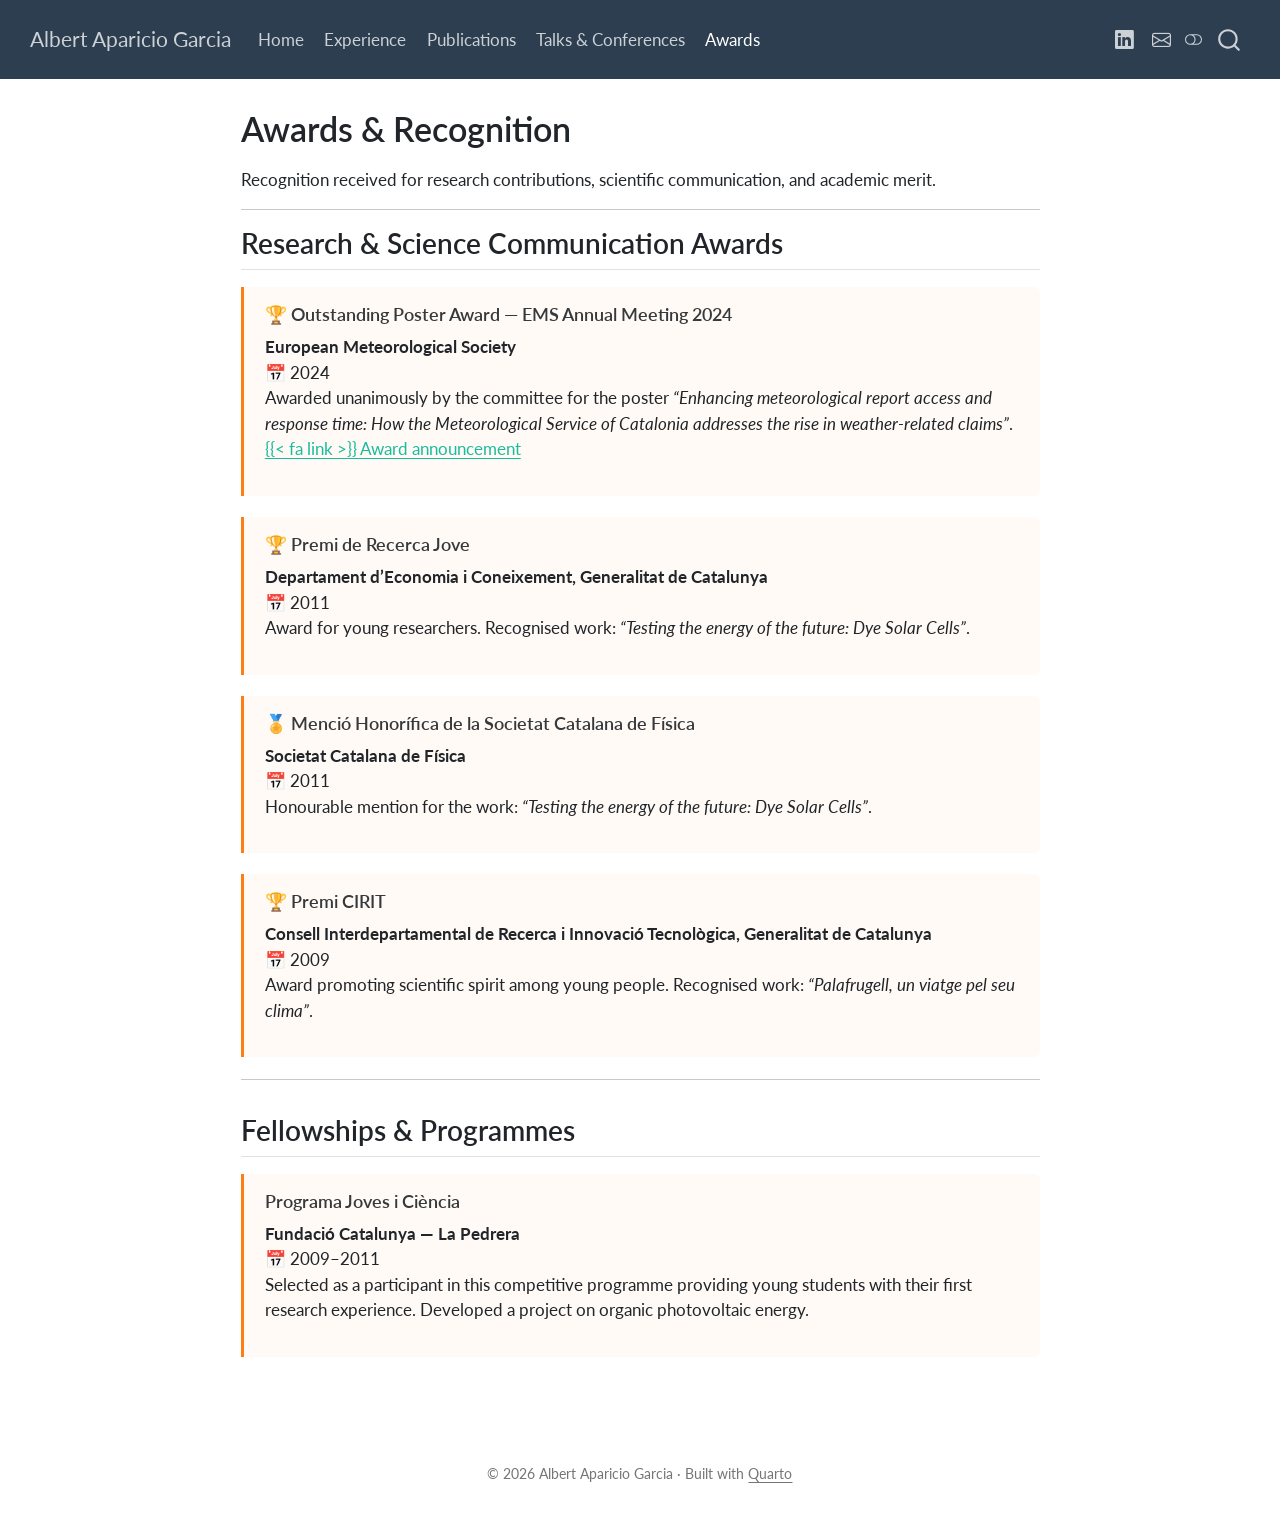
<file: awards/index.html>
<!DOCTYPE html>
<html xmlns="http://www.w3.org/1999/xhtml" lang="en" xml:lang="en"><head>

<meta charset="utf-8">
<meta name="generator" content="quarto-1.9.37">

<meta name="viewport" content="width=device-width, initial-scale=1.0, user-scalable=yes">


<title>Awards &amp; Recognition – Albert Aparicio Garcia</title>
<style>
/* Default styles provided by pandoc.
** See https://pandoc.org/MANUAL.html#variables-for-html for config info.
*/
code{white-space: pre-wrap;}
span.smallcaps{font-variant: small-caps;}
div.columns{display: flex; gap: min(4vw, 1.5em);}
div.column{flex: auto; overflow-x: auto;}
div.hanging-indent{margin-left: 1.5em; text-indent: -1.5em;}
ul.task-list{list-style: none;}
ul.task-list li input[type="checkbox"] {
  width: 0.8em;
  margin: 0 0.8em 0.2em -1em; /* quarto-specific, see https://github.com/quarto-dev/quarto-cli/issues/4556 */ 
  vertical-align: middle;
}
</style>


<script src="../site_libs/quarto-nav/quarto-nav.js"></script>
<script src="../site_libs/quarto-nav/headroom.min.js"></script>
<script src="../site_libs/clipboard/clipboard.min.js"></script>
<script src="../site_libs/quarto-search/autocomplete.umd.js"></script>
<script src="../site_libs/quarto-search/fuse.min.js"></script>
<script src="../site_libs/quarto-search/quarto-search.js"></script>
<meta name="quarto:offset" content="../">
<link href="../assets/favicon.ico" rel="icon">
<script src="../site_libs/quarto-html/quarto.js" type="module"></script>
<script src="../site_libs/quarto-html/tabsets/tabsets.js" type="module"></script>
<script src="../site_libs/quarto-html/popper.min.js"></script>
<script src="../site_libs/quarto-html/tippy.umd.min.js"></script>
<script src="../site_libs/quarto-html/anchor.min.js"></script>
<link href="../site_libs/quarto-html/tippy.css" rel="stylesheet">
<link href="../site_libs/quarto-html/quarto-syntax-highlighting-7f8f88aac4f3542376d5c11b86a4c14d.css" rel="stylesheet" class="quarto-color-scheme" id="quarto-text-highlighting-styles">
<link href="../site_libs/quarto-html/quarto-syntax-highlighting-dark-d0ae9245876894da5ac7e18953ecc5cc.css" rel="stylesheet" class="quarto-color-scheme quarto-color-alternate" id="quarto-text-highlighting-styles">
<link href="../site_libs/quarto-html/quarto-syntax-highlighting-7f8f88aac4f3542376d5c11b86a4c14d.css" rel="stylesheet" class="quarto-color-scheme-extra" id="quarto-text-highlighting-styles">
<script src="../site_libs/bootstrap/bootstrap.min.js"></script>
<link href="../site_libs/bootstrap/bootstrap-icons.css" rel="stylesheet">
<link href="../site_libs/bootstrap/bootstrap-f7919f14b89ae9a431cba0b331f0b52b.min.css" rel="stylesheet" append-hash="true" class="quarto-color-scheme" id="quarto-bootstrap" data-mode="light">
<link href="../site_libs/bootstrap/bootstrap-dark-e6ec55d50a8571276e9da61ff62941ed.min.css" rel="stylesheet" append-hash="true" class="quarto-color-scheme quarto-color-alternate" id="quarto-bootstrap" data-mode="dark">
<link href="../site_libs/bootstrap/bootstrap-f7919f14b89ae9a431cba0b331f0b52b.min.css" rel="stylesheet" append-hash="true" class="quarto-color-scheme-extra" id="quarto-bootstrap" data-mode="light">
<script id="quarto-search-options" type="application/json">{
  "location": "navbar",
  "copy-button": false,
  "collapse-after": 3,
  "panel-placement": "end",
  "type": "overlay",
  "limit": 50,
  "keyboard-shortcut": [
    "f",
    "/",
    "s"
  ],
  "show-item-context": false,
  "language": {
    "search-no-results-text": "No results",
    "search-matching-documents-text": "matching documents",
    "search-copy-link-title": "Copy link to search",
    "search-hide-matches-text": "Hide additional matches",
    "search-more-match-text": "more match in this document",
    "search-more-matches-text": "more matches in this document",
    "search-clear-button-title": "Clear",
    "search-text-placeholder": "",
    "search-detached-cancel-button-title": "Cancel",
    "search-submit-button-title": "Submit",
    "search-label": "Search"
  }
}</script>


<link rel="stylesheet" href="../assets/custom.css">
</head>

<body class="nav-fixed fullcontent quarto-light"><script id="quarto-html-before-body" type="application/javascript">
    const toggleBodyColorMode = (bsSheetEl) => {
      const mode = bsSheetEl.getAttribute("data-mode");
      const bodyEl = window.document.querySelector("body");
      if (mode === "dark") {
        bodyEl.classList.add("quarto-dark");
        bodyEl.classList.remove("quarto-light");
      } else {
        bodyEl.classList.add("quarto-light");
        bodyEl.classList.remove("quarto-dark");
      }
    }
    const toggleBodyColorPrimary = () => {
      const bsSheetEl = window.document.querySelector("link#quarto-bootstrap:not([rel=disabled-stylesheet])");
      if (bsSheetEl) {
        toggleBodyColorMode(bsSheetEl);
      }
    }
    const setColorSchemeToggle = (alternate) => {
      const toggles = window.document.querySelectorAll('.quarto-color-scheme-toggle');
      for (let i=0; i < toggles.length; i++) {
        const toggle = toggles[i];
        if (toggle) {
          if (alternate) {
            toggle.classList.add("alternate");
          } else {
            toggle.classList.remove("alternate");
          }
        }
      }
    };
    const toggleColorMode = (alternate) => {
      // Switch the stylesheets
      const primaryStylesheets = window.document.querySelectorAll('link.quarto-color-scheme:not(.quarto-color-alternate)');
      const alternateStylesheets = window.document.querySelectorAll('link.quarto-color-scheme.quarto-color-alternate');
      manageTransitions('#quarto-margin-sidebar .nav-link', false);
      if (alternate) {
        // note: dark is layered on light, we don't disable primary!
        enableStylesheet(alternateStylesheets);
        for (const sheetNode of alternateStylesheets) {
          if (sheetNode.id === "quarto-bootstrap") {
            toggleBodyColorMode(sheetNode);
          }
        }
      } else {
        disableStylesheet(alternateStylesheets);
        enableStylesheet(primaryStylesheets)
        toggleBodyColorPrimary();
      }
      manageTransitions('#quarto-margin-sidebar .nav-link', true);
      // Switch the toggles
      setColorSchemeToggle(alternate)
      // Hack to workaround the fact that safari doesn't
      // properly recolor the scrollbar when toggling (#1455)
      if (navigator.userAgent.indexOf('Safari') > 0 && navigator.userAgent.indexOf('Chrome') == -1) {
        manageTransitions("body", false);
        window.scrollTo(0, 1);
        setTimeout(() => {
          window.scrollTo(0, 0);
          manageTransitions("body", true);
        }, 40);
      }
    }
    const disableStylesheet = (stylesheets) => {
      for (let i=0; i < stylesheets.length; i++) {
        const stylesheet = stylesheets[i];
        stylesheet.rel = 'disabled-stylesheet';
      }
    }
    const enableStylesheet = (stylesheets) => {
      for (let i=0; i < stylesheets.length; i++) {
        const stylesheet = stylesheets[i];
        if(stylesheet.rel !== 'stylesheet') { // for Chrome, which will still FOUC without this check
          stylesheet.rel = 'stylesheet';
        }
      }
    }
    const manageTransitions = (selector, allowTransitions) => {
      const els = window.document.querySelectorAll(selector);
      for (let i=0; i < els.length; i++) {
        const el = els[i];
        if (allowTransitions) {
          el.classList.remove('notransition');
        } else {
          el.classList.add('notransition');
        }
      }
    }
    const isFileUrl = () => {
      return window.location.protocol === 'file:';
    }
    const hasAlternateSentinel = () => {
      let styleSentinel = getColorSchemeSentinel();
      if (styleSentinel !== null) {
        return styleSentinel === "alternate";
      } else {
        return false;
      }
    }
    const setStyleSentinel = (alternate) => {
      const value = alternate ? "alternate" : "default";
      if (!isFileUrl()) {
        window.localStorage.setItem("quarto-color-scheme", value);
      } else {
        localAlternateSentinel = value;
      }
    }
    const getColorSchemeSentinel = () => {
      if (!isFileUrl()) {
        const storageValue = window.localStorage.getItem("quarto-color-scheme");
        return storageValue != null ? storageValue : localAlternateSentinel;
      } else {
        return localAlternateSentinel;
      }
    }
    const toggleGiscusIfUsed = (isAlternate, darkModeDefault) => {
      const baseTheme = document.querySelector('#giscus-base-theme')?.value ?? 'light';
      const alternateTheme = document.querySelector('#giscus-alt-theme')?.value ?? 'dark';
      let newTheme = '';
      if(authorPrefersDark) {
        newTheme = isAlternate ? baseTheme : alternateTheme;
      } else {
        newTheme = isAlternate ? alternateTheme : baseTheme;
      }
      const changeGiscusTheme = () => {
        // From: https://github.com/giscus/giscus/issues/336
        const sendMessage = (message) => {
          const iframe = document.querySelector('iframe.giscus-frame');
          if (!iframe) return;
          iframe.contentWindow.postMessage({ giscus: message }, 'https://giscus.app');
        }
        sendMessage({
          setConfig: {
            theme: newTheme
          }
        });
      }
      const isGiscussLoaded = window.document.querySelector('iframe.giscus-frame') !== null;
      if (isGiscussLoaded) {
        changeGiscusTheme();
      }
    };
    const authorPrefersDark = false;
    const darkModeDefault = authorPrefersDark;
      document.querySelector('link#quarto-text-highlighting-styles.quarto-color-scheme-extra').rel = 'disabled-stylesheet';
      document.querySelector('link#quarto-bootstrap.quarto-color-scheme-extra').rel = 'disabled-stylesheet';
    let localAlternateSentinel = darkModeDefault ? 'alternate' : 'default';
    // Dark / light mode switch
    window.quartoToggleColorScheme = () => {
      // Read the current dark / light value
      let toAlternate = !hasAlternateSentinel();
      toggleColorMode(toAlternate);
      setStyleSentinel(toAlternate);
      toggleGiscusIfUsed(toAlternate, darkModeDefault);
      window.dispatchEvent(new Event('resize'));
    };
    // Switch to dark mode if need be
    if (hasAlternateSentinel()) {
      toggleColorMode(true);
    } else {
      toggleColorMode(false);
    }
  </script>

<div id="quarto-search-results"></div>
  <header id="quarto-header" class="headroom fixed-top">
    <nav class="navbar navbar-expand-lg " data-bs-theme="dark">
      <div class="navbar-container container-fluid">
      <div class="navbar-brand-container mx-auto">
    <a class="navbar-brand" href="../index.html">
    <span class="navbar-title">Albert Aparicio Garcia</span>
    </a>
  </div>
            <div id="quarto-search" class="" title="Search"></div>
          <button class="navbar-toggler" type="button" data-bs-toggle="collapse" data-bs-target="#navbarCollapse" aria-controls="navbarCollapse" role="menu" aria-expanded="false" aria-label="Toggle navigation" onclick="if (window.quartoToggleHeadroom) { window.quartoToggleHeadroom(); }">
  <span class="navbar-toggler-icon"></span>
</button>
          <div class="collapse navbar-collapse" id="navbarCollapse">
            <ul class="navbar-nav navbar-nav-scroll me-auto">
  <li class="nav-item">
    <a class="nav-link" href="../index.html"> 
<span class="menu-text">Home</span></a>
  </li>  
  <li class="nav-item">
    <a class="nav-link" href="../experience/index.html"> 
<span class="menu-text">Experience</span></a>
  </li>  
  <li class="nav-item">
    <a class="nav-link" href="../publications/index.html"> 
<span class="menu-text">Publications</span></a>
  </li>  
  <li class="nav-item">
    <a class="nav-link" href="../talks/index.html"> 
<span class="menu-text">Talks &amp; Conferences</span></a>
  </li>  
  <li class="nav-item">
    <a class="nav-link active" href="../awards/index.html" aria-current="page"> 
<span class="menu-text">Awards</span></a>
  </li>  
</ul>
            <ul class="navbar-nav navbar-nav-scroll ms-auto">
  <li class="nav-item compact">
    <a class="nav-link" href="https://www.linkedin.com/in/albert-aparicio-garcia/"> <i class="bi bi-linkedin" role="img">
</i> 
<span class="menu-text"></span></a>
  </li>  
  <li class="nav-item compact">
    <a class="nav-link" href="mailto:albertaparicio@gencat.cat"> <i class="bi bi-envelope" role="img">
</i> 
<span class="menu-text"></span></a>
  </li>  
</ul>
          </div> <!-- /navcollapse -->
            <div class="quarto-navbar-tools">
  <a href="" class="quarto-color-scheme-toggle quarto-navigation-tool  px-1" onclick="window.quartoToggleColorScheme(); return false;" title="Toggle dark mode"><i class="bi"></i></a>
</div>
      </div> <!-- /container-fluid -->
    </nav>
</header>
<!-- content -->
<div id="quarto-content" class="quarto-container page-columns page-rows-contents page-layout-article page-navbar">
<!-- sidebar -->
<!-- margin-sidebar -->
    
<!-- main -->
<main class="content" id="quarto-document-content">


<header id="title-block-header" class="quarto-title-block default">
<div class="quarto-title">
<h1 class="title">Awards &amp; Recognition</h1>
</div>



<div class="quarto-title-meta">

    
  
    
  </div>
  


</header>


<p>Recognition received for research contributions, scientific communication, and academic merit.</p>
<hr>
<section id="research-science-communication-awards" class="level2">
<h2 class="anchored" data-anchor-id="research-science-communication-awards">Research &amp; Science Communication Awards</h2>
<section id="outstanding-poster-award-ems-annual-meeting-2024" class="level3 award-entry">
<h3 class="anchored" data-anchor-id="outstanding-poster-award-ems-annual-meeting-2024">🏆 Outstanding Poster Award — EMS Annual Meeting 2024</h3>
<p><strong>European Meteorological Society</strong><br>
📅 2024<br>
Awarded unanimously by the committee for the poster <em>“Enhancing meteorological report access and response time: How the Meteorological Service of Catalonia addresses the rise in weather-related claims”</em>.<br>
<a href="https://www.emetsoc.org/outstanding-poster-award-ems2024/">{{&lt; fa link &gt;}} Award announcement</a></p>
</section>
<section id="premi-de-recerca-jove" class="level3 award-entry">
<h3 class="anchored" data-anchor-id="premi-de-recerca-jove">🏆 Premi de Recerca Jove</h3>
<p><strong>Departament d’Economia i Coneixement, Generalitat de Catalunya</strong><br>
📅 2011<br>
Award for young researchers. Recognised work: <em>“Testing the energy of the future: Dye Solar Cells”</em>.</p>
</section>
<section id="menció-honorífica-de-la-societat-catalana-de-física" class="level3 award-entry">
<h3 class="anchored" data-anchor-id="menció-honorífica-de-la-societat-catalana-de-física">🏅 Menció Honorífica de la Societat Catalana de Física</h3>
<p><strong>Societat Catalana de Física</strong><br>
📅 2011<br>
Honourable mention for the work: <em>“Testing the energy of the future: Dye Solar Cells”</em>.</p>
</section>
<section id="premi-cirit" class="level3 award-entry">
<h3 class="anchored" data-anchor-id="premi-cirit">🏆 Premi CIRIT</h3>
<p><strong>Consell Interdepartamental de Recerca i Innovació Tecnològica, Generalitat de Catalunya</strong><br>
📅 2009<br>
Award promoting scientific spirit among young people. Recognised work: <em>“Palafrugell, un viatge pel seu clima”</em>.</p>
</section>
<hr>
</section>
<section id="fellowships-programmes" class="level2">
<h2 class="anchored" data-anchor-id="fellowships-programmes">Fellowships &amp; Programmes</h2>
<section id="programa-joves-i-ciència" class="level3 award-entry">
<h3 class="anchored" data-anchor-id="programa-joves-i-ciència">Programa Joves i Ciència</h3>
<p><strong>Fundació Catalunya — La Pedrera</strong><br>
📅 2009–2011<br>
Selected as a participant in this competitive programme providing young students with their first research experience. Developed a project on organic photovoltaic energy.</p>
</section>


</section>

</main> <!-- /main -->
<script id="quarto-html-after-body" type="application/javascript">
  window.document.addEventListener("DOMContentLoaded", function (event) {
    // Ensure there is a toggle, if there isn't float one in the top right
    if (window.document.querySelector('.quarto-color-scheme-toggle') === null) {
      const a = window.document.createElement('a');
      a.classList.add('top-right');
      a.classList.add('quarto-color-scheme-toggle');
      a.href = "";
      a.onclick = function() { try { window.quartoToggleColorScheme(); } catch {} return false; };
      const i = window.document.createElement("i");
      i.classList.add('bi');
      a.appendChild(i);
      window.document.body.appendChild(a);
    }
    setColorSchemeToggle(hasAlternateSentinel())
    const icon = "";
    const anchorJS = new window.AnchorJS();
    anchorJS.options = {
      placement: 'right',
      icon: icon
    };
    anchorJS.add('.anchored');
    const isCodeAnnotation = (el) => {
      for (const clz of el.classList) {
        if (clz.startsWith('code-annotation-')) {                     
          return true;
        }
      }
      return false;
    }
    const onCopySuccess = function(e) {
      // button target
      const button = e.trigger;
      // don't keep focus
      button.blur();
      // flash "checked"
      button.classList.add('code-copy-button-checked');
      var currentTitle = button.getAttribute("title");
      button.setAttribute("title", "Copied!");
      let tooltip;
      if (window.bootstrap) {
        button.setAttribute("data-bs-toggle", "tooltip");
        button.setAttribute("data-bs-placement", "left");
        button.setAttribute("data-bs-title", "Copied!");
        tooltip = new bootstrap.Tooltip(button, 
          { trigger: "manual", 
            customClass: "code-copy-button-tooltip",
            offset: [0, -8]});
        tooltip.show();    
      }
      setTimeout(function() {
        if (tooltip) {
          tooltip.hide();
          button.removeAttribute("data-bs-title");
          button.removeAttribute("data-bs-toggle");
          button.removeAttribute("data-bs-placement");
        }
        button.setAttribute("title", currentTitle);
        button.classList.remove('code-copy-button-checked');
      }, 1000);
      // clear code selection
      e.clearSelection();
    }
    const getTextToCopy = function(trigger) {
      const outerScaffold = trigger.parentElement.cloneNode(true);
      const codeEl = outerScaffold.querySelector('code');
      for (const childEl of codeEl.children) {
        if (isCodeAnnotation(childEl)) {
          childEl.remove();
        }
      }
      return codeEl.innerText;
    }
    const clipboard = new window.ClipboardJS('.code-copy-button:not([data-in-quarto-modal])', {
      text: getTextToCopy
    });
    clipboard.on('success', onCopySuccess);
    if (window.document.getElementById('quarto-embedded-source-code-modal')) {
      const clipboardModal = new window.ClipboardJS('.code-copy-button[data-in-quarto-modal]', {
        text: getTextToCopy,
        container: window.document.getElementById('quarto-embedded-source-code-modal')
      });
      clipboardModal.on('success', onCopySuccess);
    }
      var localhostRegex = new RegExp(/^(?:http|https):\/\/localhost\:?[0-9]*\//);
      var mailtoRegex = new RegExp(/^mailto:/);
        var filterRegex = new RegExp("https:\/\/albertapga\.github\.io\/");
      var isInternal = (href) => {
          return filterRegex.test(href) || localhostRegex.test(href) || mailtoRegex.test(href);
      }
      // Inspect non-navigation links and adorn them if external
     var links = window.document.querySelectorAll('a[href]:not(.nav-link):not(.navbar-brand):not(.toc-action):not(.sidebar-link):not(.sidebar-item-toggle):not(.pagination-link):not(.no-external):not([aria-hidden]):not(.dropdown-item):not(.quarto-navigation-tool):not(.about-link)');
      for (var i=0; i<links.length; i++) {
        const link = links[i];
        if (!isInternal(link.href)) {
          // undo the damage that might have been done by quarto-nav.js in the case of
          // links that we want to consider external
          if (link.dataset.originalHref !== undefined) {
            link.href = link.dataset.originalHref;
          }
            // target, if specified
            link.setAttribute("target", "_blank");
            if (link.getAttribute("rel") === null) {
              link.setAttribute("rel", "noopener");
            }
        }
      }
    function tippyHover(el, contentFn, onTriggerFn, onUntriggerFn) {
      const config = {
        allowHTML: true,
        maxWidth: 500,
        delay: 100,
        arrow: false,
        appendTo: function(el) {
            return el.parentElement;
        },
        interactive: true,
        interactiveBorder: 10,
        theme: 'quarto',
        placement: 'bottom-start',
      };
      if (contentFn) {
        config.content = contentFn;
      }
      if (onTriggerFn) {
        config.onTrigger = onTriggerFn;
      }
      if (onUntriggerFn) {
        config.onUntrigger = onUntriggerFn;
      }
      window.tippy(el, config); 
    }
    const noterefs = window.document.querySelectorAll('a[role="doc-noteref"]');
    for (var i=0; i<noterefs.length; i++) {
      const ref = noterefs[i];
      tippyHover(ref, function() {
        // use id or data attribute instead here
        let href = ref.getAttribute('data-footnote-href') || ref.getAttribute('href');
        try { href = new URL(href).hash; } catch {}
        const id = href.replace(/^#\/?/, "");
        const note = window.document.getElementById(id);
        if (note) {
          return note.innerHTML;
        } else {
          return "";
        }
      });
    }
    const xrefs = window.document.querySelectorAll('a.quarto-xref');
    const processXRef = (id, note) => {
      // Strip column container classes
      const stripColumnClz = (el) => {
        el.classList.remove("page-full", "page-columns");
        if (el.children) {
          for (const child of el.children) {
            stripColumnClz(child);
          }
        }
      }
      stripColumnClz(note)
      if (id === null || id.startsWith('sec-')) {
        // Special case sections, only their first couple elements
        const container = document.createElement("div");
        if (note.children && note.children.length > 2) {
          container.appendChild(note.children[0].cloneNode(true));
          for (let i = 1; i < note.children.length; i++) {
            const child = note.children[i];
            if (child.tagName === "P" && child.innerText === "") {
              continue;
            } else {
              container.appendChild(child.cloneNode(true));
              break;
            }
          }
          if (window.Quarto?.typesetMath) {
            window.Quarto.typesetMath(container);
          }
          return container.innerHTML
        } else {
          if (window.Quarto?.typesetMath) {
            window.Quarto.typesetMath(note);
          }
          return note.innerHTML;
        }
      } else {
        // Remove any anchor links if they are present
        const anchorLink = note.querySelector('a.anchorjs-link');
        if (anchorLink) {
          anchorLink.remove();
        }
        if (window.Quarto?.typesetMath) {
          window.Quarto.typesetMath(note);
        }
        if (note.classList.contains("callout")) {
          return note.outerHTML;
        } else {
          return note.innerHTML;
        }
      }
    }
    for (var i=0; i<xrefs.length; i++) {
      const xref = xrefs[i];
      tippyHover(xref, undefined, function(instance) {
        instance.disable();
        let url = xref.getAttribute('href');
        let hash = undefined; 
        if (url.startsWith('#')) {
          hash = url;
        } else {
          try { hash = new URL(url).hash; } catch {}
        }
        if (hash) {
          const id = hash.replace(/^#\/?/, "");
          const note = window.document.getElementById(id);
          if (note !== null) {
            try {
              const html = processXRef(id, note.cloneNode(true));
              instance.setContent(html);
            } finally {
              instance.enable();
              instance.show();
            }
          } else {
            // See if we can fetch this
            fetch(url.split('#')[0])
            .then(res => res.text())
            .then(html => {
              const parser = new DOMParser();
              const htmlDoc = parser.parseFromString(html, "text/html");
              const note = htmlDoc.getElementById(id);
              if (note !== null) {
                const html = processXRef(id, note);
                instance.setContent(html);
              } 
            }).finally(() => {
              instance.enable();
              instance.show();
            });
          }
        } else {
          // See if we can fetch a full url (with no hash to target)
          // This is a special case and we should probably do some content thinning / targeting
          fetch(url)
          .then(res => res.text())
          .then(html => {
            const parser = new DOMParser();
            const htmlDoc = parser.parseFromString(html, "text/html");
            const note = htmlDoc.querySelector('main.content');
            if (note !== null) {
              // This should only happen for chapter cross references
              // (since there is no id in the URL)
              // remove the first header
              if (note.children.length > 0 && note.children[0].tagName === "HEADER") {
                note.children[0].remove();
              }
              const html = processXRef(null, note);
              instance.setContent(html);
            } 
          }).finally(() => {
            instance.enable();
            instance.show();
          });
        }
      }, function(instance) {
      });
    }
        let selectedAnnoteEl;
        const selectorForAnnotation = ( cell, annotation) => {
          let cellAttr = 'data-code-cell="' + cell + '"';
          let lineAttr = 'data-code-annotation="' +  annotation + '"';
          const selector = 'span[' + cellAttr + '][' + lineAttr + ']';
          return selector;
        }
        const selectCodeLines = (annoteEl) => {
          const doc = window.document;
          const targetCell = annoteEl.getAttribute("data-target-cell");
          const targetAnnotation = annoteEl.getAttribute("data-target-annotation");
          const annoteSpan = window.document.querySelector(selectorForAnnotation(targetCell, targetAnnotation));
          const lines = annoteSpan.getAttribute("data-code-lines").split(",");
          const lineIds = lines.map((line) => {
            return targetCell + "-" + line;
          })
          let top = null;
          let height = null;
          let parent = null;
          if (lineIds.length > 0) {
              //compute the position of the single el (top and bottom and make a div)
              const el = window.document.getElementById(lineIds[0]);
              top = el.offsetTop;
              height = el.offsetHeight;
              parent = el.parentElement.parentElement;
            if (lineIds.length > 1) {
              const lastEl = window.document.getElementById(lineIds[lineIds.length - 1]);
              const bottom = lastEl.offsetTop + lastEl.offsetHeight;
              height = bottom - top;
            }
            if (top !== null && height !== null && parent !== null) {
              // cook up a div (if necessary) and position it 
              let div = window.document.getElementById("code-annotation-line-highlight");
              if (div === null) {
                div = window.document.createElement("div");
                div.setAttribute("id", "code-annotation-line-highlight");
                div.style.position = 'absolute';
                parent.appendChild(div);
              }
              div.style.top = top - 2 + "px";
              div.style.height = height + 4 + "px";
              div.style.left = 0;
              let gutterDiv = window.document.getElementById("code-annotation-line-highlight-gutter");
              if (gutterDiv === null) {
                gutterDiv = window.document.createElement("div");
                gutterDiv.setAttribute("id", "code-annotation-line-highlight-gutter");
                gutterDiv.style.position = 'absolute';
                const codeCell = window.document.getElementById(targetCell);
                const gutter = codeCell.querySelector('.code-annotation-gutter');
                gutter.appendChild(gutterDiv);
              }
              gutterDiv.style.top = top - 2 + "px";
              gutterDiv.style.height = height + 4 + "px";
            }
            selectedAnnoteEl = annoteEl;
          }
        };
        const unselectCodeLines = () => {
          const elementsIds = ["code-annotation-line-highlight", "code-annotation-line-highlight-gutter"];
          elementsIds.forEach((elId) => {
            const div = window.document.getElementById(elId);
            if (div) {
              div.remove();
            }
          });
          selectedAnnoteEl = undefined;
        };
          // Handle positioning of the toggle
      window.addEventListener(
        "resize",
        throttle(() => {
          elRect = undefined;
          if (selectedAnnoteEl) {
            selectCodeLines(selectedAnnoteEl);
          }
        }, 10)
      );
      function throttle(fn, ms) {
      let throttle = false;
      let timer;
        return (...args) => {
          if(!throttle) { // first call gets through
              fn.apply(this, args);
              throttle = true;
          } else { // all the others get throttled
              if(timer) clearTimeout(timer); // cancel #2
              timer = setTimeout(() => {
                fn.apply(this, args);
                timer = throttle = false;
              }, ms);
          }
        };
      }
        // Attach click handler to the DT
        const annoteDls = window.document.querySelectorAll('dt[data-target-cell]');
        for (const annoteDlNode of annoteDls) {
          annoteDlNode.addEventListener('click', (event) => {
            const clickedEl = event.target;
            if (clickedEl !== selectedAnnoteEl) {
              unselectCodeLines();
              const activeEl = window.document.querySelector('dt[data-target-cell].code-annotation-active');
              if (activeEl) {
                activeEl.classList.remove('code-annotation-active');
              }
              selectCodeLines(clickedEl);
              clickedEl.classList.add('code-annotation-active');
            } else {
              // Unselect the line
              unselectCodeLines();
              clickedEl.classList.remove('code-annotation-active');
            }
          });
        }
    const findCites = (el) => {
      const parentEl = el.parentElement;
      if (parentEl) {
        const cites = parentEl.dataset.cites;
        if (cites) {
          return {
            el,
            cites: cites.split(' ')
          };
        } else {
          return findCites(el.parentElement)
        }
      } else {
        return undefined;
      }
    };
    var bibliorefs = window.document.querySelectorAll('a[role="doc-biblioref"]');
    for (var i=0; i<bibliorefs.length; i++) {
      const ref = bibliorefs[i];
      const citeInfo = findCites(ref);
      if (citeInfo) {
        tippyHover(citeInfo.el, function() {
          var popup = window.document.createElement('div');
          citeInfo.cites.forEach(function(cite) {
            var citeDiv = window.document.createElement('div');
            citeDiv.classList.add('hanging-indent');
            citeDiv.classList.add('csl-entry');
            var biblioDiv = window.document.getElementById('ref-' + cite);
            if (biblioDiv) {
              citeDiv.innerHTML = biblioDiv.innerHTML;
            }
            popup.appendChild(citeDiv);
          });
          return popup.innerHTML;
        });
      }
    }
  });
  </script>
</div> <!-- /content -->
<footer class="footer">
  <div class="nav-footer">
    <div class="nav-footer-left">
      &nbsp;
    </div>   
    <div class="nav-footer-center">
<p>© 2026 Albert Aparicio Garcia · Built with <a href="https://quarto.org">Quarto</a></p>
</div>
    <div class="nav-footer-right">
      &nbsp;
    </div>
  </div>
</footer>




</body></html>
</file>
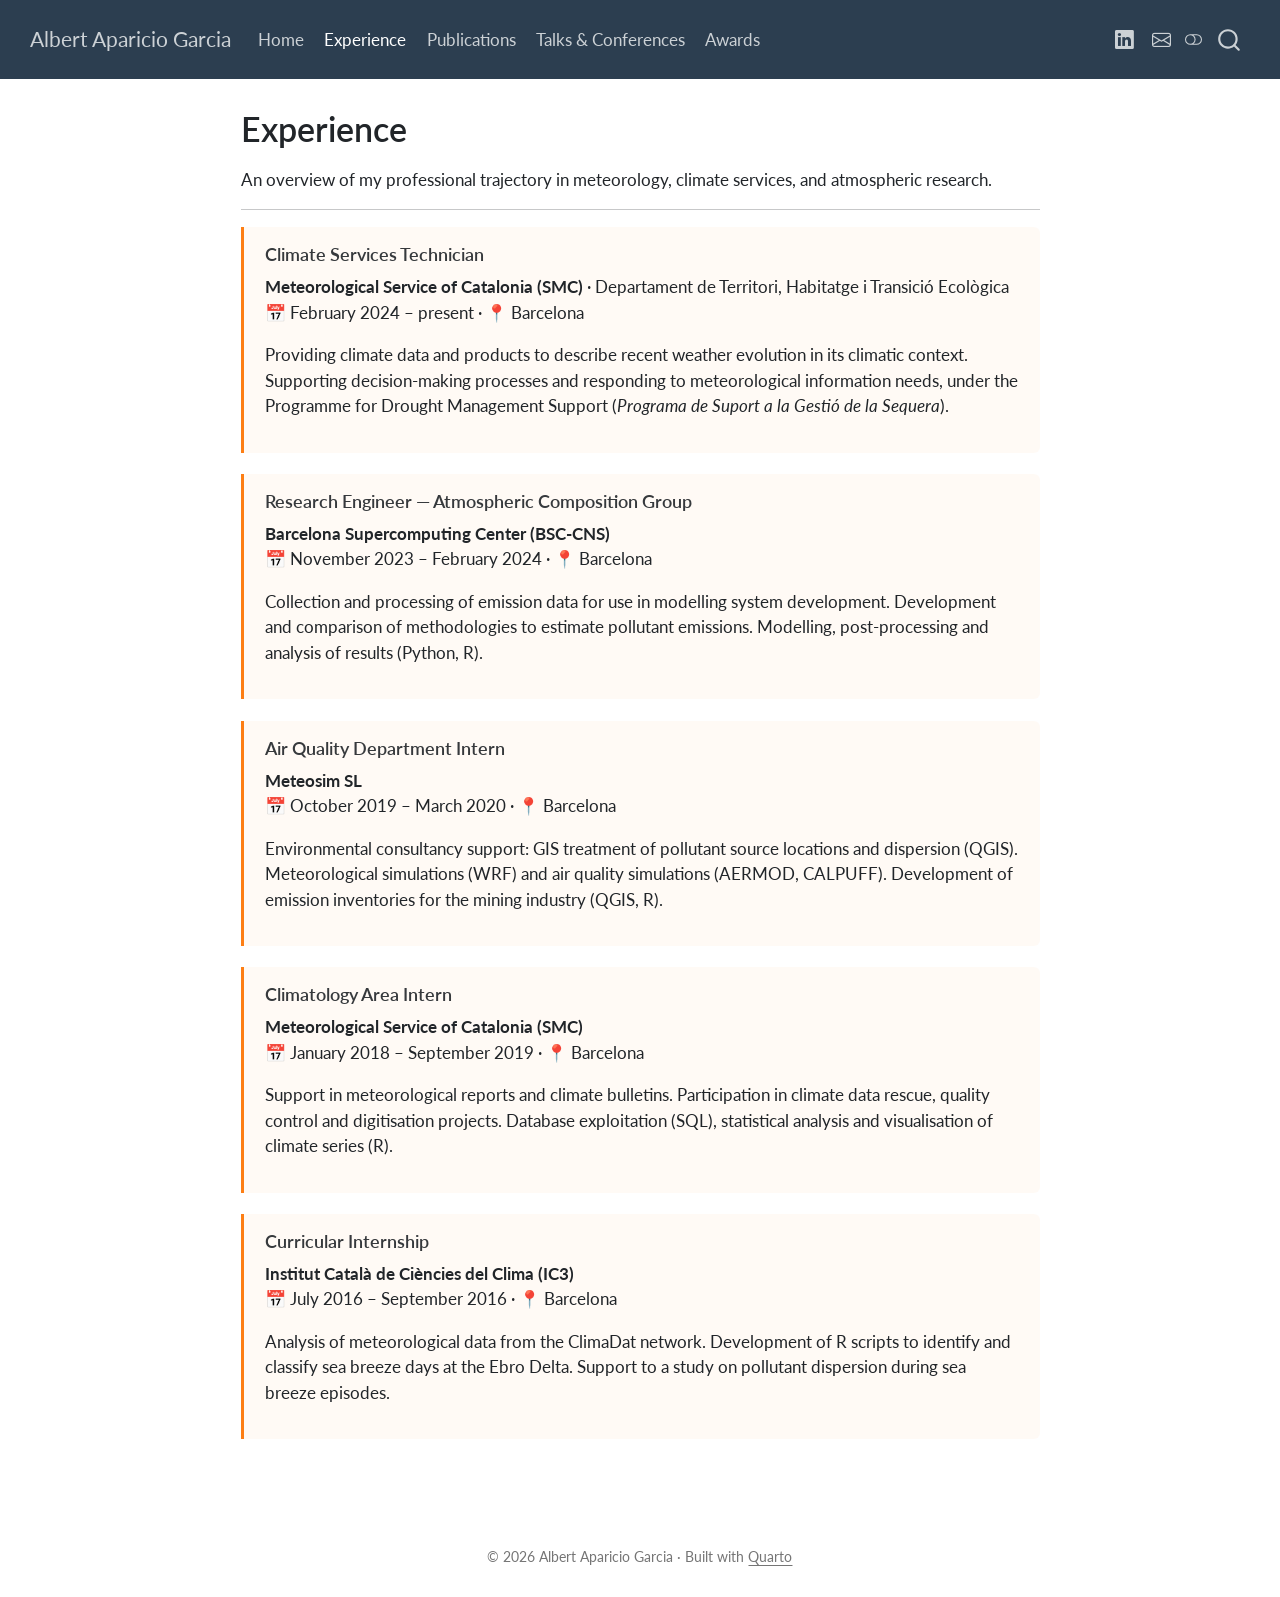
<file: experience/index.html>
<!DOCTYPE html>
<html xmlns="http://www.w3.org/1999/xhtml" lang="en" xml:lang="en"><head>

<meta charset="utf-8">
<meta name="generator" content="quarto-1.9.37">

<meta name="viewport" content="width=device-width, initial-scale=1.0, user-scalable=yes">


<title>Experience – Albert Aparicio Garcia</title>
<style>
/* Default styles provided by pandoc.
** See https://pandoc.org/MANUAL.html#variables-for-html for config info.
*/
code{white-space: pre-wrap;}
span.smallcaps{font-variant: small-caps;}
div.columns{display: flex; gap: min(4vw, 1.5em);}
div.column{flex: auto; overflow-x: auto;}
div.hanging-indent{margin-left: 1.5em; text-indent: -1.5em;}
ul.task-list{list-style: none;}
ul.task-list li input[type="checkbox"] {
  width: 0.8em;
  margin: 0 0.8em 0.2em -1em; /* quarto-specific, see https://github.com/quarto-dev/quarto-cli/issues/4556 */ 
  vertical-align: middle;
}
</style>


<script src="../site_libs/quarto-nav/quarto-nav.js"></script>
<script src="../site_libs/quarto-nav/headroom.min.js"></script>
<script src="../site_libs/clipboard/clipboard.min.js"></script>
<script src="../site_libs/quarto-search/autocomplete.umd.js"></script>
<script src="../site_libs/quarto-search/fuse.min.js"></script>
<script src="../site_libs/quarto-search/quarto-search.js"></script>
<meta name="quarto:offset" content="../">
<link href="../assets/favicon.ico" rel="icon">
<script src="../site_libs/quarto-html/quarto.js" type="module"></script>
<script src="../site_libs/quarto-html/tabsets/tabsets.js" type="module"></script>
<script src="../site_libs/quarto-html/popper.min.js"></script>
<script src="../site_libs/quarto-html/tippy.umd.min.js"></script>
<script src="../site_libs/quarto-html/anchor.min.js"></script>
<link href="../site_libs/quarto-html/tippy.css" rel="stylesheet">
<link href="../site_libs/quarto-html/quarto-syntax-highlighting-7f8f88aac4f3542376d5c11b86a4c14d.css" rel="stylesheet" class="quarto-color-scheme" id="quarto-text-highlighting-styles">
<link href="../site_libs/quarto-html/quarto-syntax-highlighting-dark-d0ae9245876894da5ac7e18953ecc5cc.css" rel="stylesheet" class="quarto-color-scheme quarto-color-alternate" id="quarto-text-highlighting-styles">
<link href="../site_libs/quarto-html/quarto-syntax-highlighting-7f8f88aac4f3542376d5c11b86a4c14d.css" rel="stylesheet" class="quarto-color-scheme-extra" id="quarto-text-highlighting-styles">
<script src="../site_libs/bootstrap/bootstrap.min.js"></script>
<link href="../site_libs/bootstrap/bootstrap-icons.css" rel="stylesheet">
<link href="../site_libs/bootstrap/bootstrap-f7919f14b89ae9a431cba0b331f0b52b.min.css" rel="stylesheet" append-hash="true" class="quarto-color-scheme" id="quarto-bootstrap" data-mode="light">
<link href="../site_libs/bootstrap/bootstrap-dark-e6ec55d50a8571276e9da61ff62941ed.min.css" rel="stylesheet" append-hash="true" class="quarto-color-scheme quarto-color-alternate" id="quarto-bootstrap" data-mode="dark">
<link href="../site_libs/bootstrap/bootstrap-f7919f14b89ae9a431cba0b331f0b52b.min.css" rel="stylesheet" append-hash="true" class="quarto-color-scheme-extra" id="quarto-bootstrap" data-mode="light">
<script id="quarto-search-options" type="application/json">{
  "location": "navbar",
  "copy-button": false,
  "collapse-after": 3,
  "panel-placement": "end",
  "type": "overlay",
  "limit": 50,
  "keyboard-shortcut": [
    "f",
    "/",
    "s"
  ],
  "show-item-context": false,
  "language": {
    "search-no-results-text": "No results",
    "search-matching-documents-text": "matching documents",
    "search-copy-link-title": "Copy link to search",
    "search-hide-matches-text": "Hide additional matches",
    "search-more-match-text": "more match in this document",
    "search-more-matches-text": "more matches in this document",
    "search-clear-button-title": "Clear",
    "search-text-placeholder": "",
    "search-detached-cancel-button-title": "Cancel",
    "search-submit-button-title": "Submit",
    "search-label": "Search"
  }
}</script>


<link rel="stylesheet" href="../assets/custom.css">
</head>

<body class="nav-fixed fullcontent quarto-light"><script id="quarto-html-before-body" type="application/javascript">
    const toggleBodyColorMode = (bsSheetEl) => {
      const mode = bsSheetEl.getAttribute("data-mode");
      const bodyEl = window.document.querySelector("body");
      if (mode === "dark") {
        bodyEl.classList.add("quarto-dark");
        bodyEl.classList.remove("quarto-light");
      } else {
        bodyEl.classList.add("quarto-light");
        bodyEl.classList.remove("quarto-dark");
      }
    }
    const toggleBodyColorPrimary = () => {
      const bsSheetEl = window.document.querySelector("link#quarto-bootstrap:not([rel=disabled-stylesheet])");
      if (bsSheetEl) {
        toggleBodyColorMode(bsSheetEl);
      }
    }
    const setColorSchemeToggle = (alternate) => {
      const toggles = window.document.querySelectorAll('.quarto-color-scheme-toggle');
      for (let i=0; i < toggles.length; i++) {
        const toggle = toggles[i];
        if (toggle) {
          if (alternate) {
            toggle.classList.add("alternate");
          } else {
            toggle.classList.remove("alternate");
          }
        }
      }
    };
    const toggleColorMode = (alternate) => {
      // Switch the stylesheets
      const primaryStylesheets = window.document.querySelectorAll('link.quarto-color-scheme:not(.quarto-color-alternate)');
      const alternateStylesheets = window.document.querySelectorAll('link.quarto-color-scheme.quarto-color-alternate');
      manageTransitions('#quarto-margin-sidebar .nav-link', false);
      if (alternate) {
        // note: dark is layered on light, we don't disable primary!
        enableStylesheet(alternateStylesheets);
        for (const sheetNode of alternateStylesheets) {
          if (sheetNode.id === "quarto-bootstrap") {
            toggleBodyColorMode(sheetNode);
          }
        }
      } else {
        disableStylesheet(alternateStylesheets);
        enableStylesheet(primaryStylesheets)
        toggleBodyColorPrimary();
      }
      manageTransitions('#quarto-margin-sidebar .nav-link', true);
      // Switch the toggles
      setColorSchemeToggle(alternate)
      // Hack to workaround the fact that safari doesn't
      // properly recolor the scrollbar when toggling (#1455)
      if (navigator.userAgent.indexOf('Safari') > 0 && navigator.userAgent.indexOf('Chrome') == -1) {
        manageTransitions("body", false);
        window.scrollTo(0, 1);
        setTimeout(() => {
          window.scrollTo(0, 0);
          manageTransitions("body", true);
        }, 40);
      }
    }
    const disableStylesheet = (stylesheets) => {
      for (let i=0; i < stylesheets.length; i++) {
        const stylesheet = stylesheets[i];
        stylesheet.rel = 'disabled-stylesheet';
      }
    }
    const enableStylesheet = (stylesheets) => {
      for (let i=0; i < stylesheets.length; i++) {
        const stylesheet = stylesheets[i];
        if(stylesheet.rel !== 'stylesheet') { // for Chrome, which will still FOUC without this check
          stylesheet.rel = 'stylesheet';
        }
      }
    }
    const manageTransitions = (selector, allowTransitions) => {
      const els = window.document.querySelectorAll(selector);
      for (let i=0; i < els.length; i++) {
        const el = els[i];
        if (allowTransitions) {
          el.classList.remove('notransition');
        } else {
          el.classList.add('notransition');
        }
      }
    }
    const isFileUrl = () => {
      return window.location.protocol === 'file:';
    }
    const hasAlternateSentinel = () => {
      let styleSentinel = getColorSchemeSentinel();
      if (styleSentinel !== null) {
        return styleSentinel === "alternate";
      } else {
        return false;
      }
    }
    const setStyleSentinel = (alternate) => {
      const value = alternate ? "alternate" : "default";
      if (!isFileUrl()) {
        window.localStorage.setItem("quarto-color-scheme", value);
      } else {
        localAlternateSentinel = value;
      }
    }
    const getColorSchemeSentinel = () => {
      if (!isFileUrl()) {
        const storageValue = window.localStorage.getItem("quarto-color-scheme");
        return storageValue != null ? storageValue : localAlternateSentinel;
      } else {
        return localAlternateSentinel;
      }
    }
    const toggleGiscusIfUsed = (isAlternate, darkModeDefault) => {
      const baseTheme = document.querySelector('#giscus-base-theme')?.value ?? 'light';
      const alternateTheme = document.querySelector('#giscus-alt-theme')?.value ?? 'dark';
      let newTheme = '';
      if(authorPrefersDark) {
        newTheme = isAlternate ? baseTheme : alternateTheme;
      } else {
        newTheme = isAlternate ? alternateTheme : baseTheme;
      }
      const changeGiscusTheme = () => {
        // From: https://github.com/giscus/giscus/issues/336
        const sendMessage = (message) => {
          const iframe = document.querySelector('iframe.giscus-frame');
          if (!iframe) return;
          iframe.contentWindow.postMessage({ giscus: message }, 'https://giscus.app');
        }
        sendMessage({
          setConfig: {
            theme: newTheme
          }
        });
      }
      const isGiscussLoaded = window.document.querySelector('iframe.giscus-frame') !== null;
      if (isGiscussLoaded) {
        changeGiscusTheme();
      }
    };
    const authorPrefersDark = false;
    const darkModeDefault = authorPrefersDark;
      document.querySelector('link#quarto-text-highlighting-styles.quarto-color-scheme-extra').rel = 'disabled-stylesheet';
      document.querySelector('link#quarto-bootstrap.quarto-color-scheme-extra').rel = 'disabled-stylesheet';
    let localAlternateSentinel = darkModeDefault ? 'alternate' : 'default';
    // Dark / light mode switch
    window.quartoToggleColorScheme = () => {
      // Read the current dark / light value
      let toAlternate = !hasAlternateSentinel();
      toggleColorMode(toAlternate);
      setStyleSentinel(toAlternate);
      toggleGiscusIfUsed(toAlternate, darkModeDefault);
      window.dispatchEvent(new Event('resize'));
    };
    // Switch to dark mode if need be
    if (hasAlternateSentinel()) {
      toggleColorMode(true);
    } else {
      toggleColorMode(false);
    }
  </script>

<div id="quarto-search-results"></div>
  <header id="quarto-header" class="headroom fixed-top">
    <nav class="navbar navbar-expand-lg " data-bs-theme="dark">
      <div class="navbar-container container-fluid">
      <div class="navbar-brand-container mx-auto">
    <a class="navbar-brand" href="../index.html">
    <span class="navbar-title">Albert Aparicio Garcia</span>
    </a>
  </div>
            <div id="quarto-search" class="" title="Search"></div>
          <button class="navbar-toggler" type="button" data-bs-toggle="collapse" data-bs-target="#navbarCollapse" aria-controls="navbarCollapse" role="menu" aria-expanded="false" aria-label="Toggle navigation" onclick="if (window.quartoToggleHeadroom) { window.quartoToggleHeadroom(); }">
  <span class="navbar-toggler-icon"></span>
</button>
          <div class="collapse navbar-collapse" id="navbarCollapse">
            <ul class="navbar-nav navbar-nav-scroll me-auto">
  <li class="nav-item">
    <a class="nav-link" href="../index.html"> 
<span class="menu-text">Home</span></a>
  </li>  
  <li class="nav-item">
    <a class="nav-link active" href="../experience/index.html" aria-current="page"> 
<span class="menu-text">Experience</span></a>
  </li>  
  <li class="nav-item">
    <a class="nav-link" href="../publications/index.html"> 
<span class="menu-text">Publications</span></a>
  </li>  
  <li class="nav-item">
    <a class="nav-link" href="../talks/index.html"> 
<span class="menu-text">Talks &amp; Conferences</span></a>
  </li>  
  <li class="nav-item">
    <a class="nav-link" href="../awards/index.html"> 
<span class="menu-text">Awards</span></a>
  </li>  
</ul>
            <ul class="navbar-nav navbar-nav-scroll ms-auto">
  <li class="nav-item compact">
    <a class="nav-link" href="https://www.linkedin.com/in/albert-aparicio-garcia/"> <i class="bi bi-linkedin" role="img">
</i> 
<span class="menu-text"></span></a>
  </li>  
  <li class="nav-item compact">
    <a class="nav-link" href="mailto:albertaparicio@gencat.cat"> <i class="bi bi-envelope" role="img">
</i> 
<span class="menu-text"></span></a>
  </li>  
</ul>
          </div> <!-- /navcollapse -->
            <div class="quarto-navbar-tools">
  <a href="" class="quarto-color-scheme-toggle quarto-navigation-tool  px-1" onclick="window.quartoToggleColorScheme(); return false;" title="Toggle dark mode"><i class="bi"></i></a>
</div>
      </div> <!-- /container-fluid -->
    </nav>
</header>
<!-- content -->
<div id="quarto-content" class="quarto-container page-columns page-rows-contents page-layout-article page-navbar">
<!-- sidebar -->
<!-- margin-sidebar -->
    
<!-- main -->
<main class="content" id="quarto-document-content">


<header id="title-block-header" class="quarto-title-block default">
<div class="quarto-title">
<h1 class="title">Experience</h1>
</div>



<div class="quarto-title-meta">

    
  
    
  </div>
  


</header>


<p>An overview of my professional trajectory in meteorology, climate services, and atmospheric research.</p>
<hr>
<section id="climate-services-technician" class="level3 award-entry">
<h3 class="anchored" data-anchor-id="climate-services-technician">Climate Services Technician</h3>
<p><strong>Meteorological Service of Catalonia (SMC)</strong> · Departament de Territori, Habitatge i Transició Ecològica<br>
📅 February 2024 – present · 📍 Barcelona</p>
<p>Providing climate data and products to describe recent weather evolution in its climatic context. Supporting decision-making processes and responding to meteorological information needs, under the Programme for Drought Management Support (<em>Programa de Suport a la Gestió de la Sequera</em>).</p>
</section>
<section id="research-engineer-atmospheric-composition-group" class="level3 award-entry">
<h3 class="anchored" data-anchor-id="research-engineer-atmospheric-composition-group">Research Engineer — Atmospheric Composition Group</h3>
<p><strong>Barcelona Supercomputing Center (BSC-CNS)</strong><br>
📅 November 2023 – February 2024 · 📍 Barcelona</p>
<p>Collection and processing of emission data for use in modelling system development. Development and comparison of methodologies to estimate pollutant emissions. Modelling, post-processing and analysis of results (Python, R).</p>
</section>
<section id="air-quality-department-intern" class="level3 award-entry">
<h3 class="anchored" data-anchor-id="air-quality-department-intern">Air Quality Department Intern</h3>
<p><strong>Meteosim SL</strong><br>
📅 October 2019 – March 2020 · 📍 Barcelona</p>
<p>Environmental consultancy support: GIS treatment of pollutant source locations and dispersion (QGIS). Meteorological simulations (WRF) and air quality simulations (AERMOD, CALPUFF). Development of emission inventories for the mining industry (QGIS, R).</p>
</section>
<section id="climatology-area-intern" class="level3 award-entry">
<h3 class="anchored" data-anchor-id="climatology-area-intern">Climatology Area Intern</h3>
<p><strong>Meteorological Service of Catalonia (SMC)</strong><br>
📅 January 2018 – September 2019 · 📍 Barcelona</p>
<p>Support in meteorological reports and climate bulletins. Participation in climate data rescue, quality control and digitisation projects. Database exploitation (SQL), statistical analysis and visualisation of climate series (R).</p>
</section>
<section id="curricular-internship" class="level3 award-entry">
<h3 class="anchored" data-anchor-id="curricular-internship">Curricular Internship</h3>
<p><strong>Institut Català de Ciències del Clima (IC3)</strong><br>
📅 July 2016 – September 2016 · 📍 Barcelona</p>
<p>Analysis of meteorological data from the ClimaDat network. Development of R scripts to identify and classify sea breeze days at the Ebro Delta. Support to a study on pollutant dispersion during sea breeze episodes.</p>
</section>



</main> <!-- /main -->
<script id="quarto-html-after-body" type="application/javascript">
  window.document.addEventListener("DOMContentLoaded", function (event) {
    // Ensure there is a toggle, if there isn't float one in the top right
    if (window.document.querySelector('.quarto-color-scheme-toggle') === null) {
      const a = window.document.createElement('a');
      a.classList.add('top-right');
      a.classList.add('quarto-color-scheme-toggle');
      a.href = "";
      a.onclick = function() { try { window.quartoToggleColorScheme(); } catch {} return false; };
      const i = window.document.createElement("i");
      i.classList.add('bi');
      a.appendChild(i);
      window.document.body.appendChild(a);
    }
    setColorSchemeToggle(hasAlternateSentinel())
    const icon = "";
    const anchorJS = new window.AnchorJS();
    anchorJS.options = {
      placement: 'right',
      icon: icon
    };
    anchorJS.add('.anchored');
    const isCodeAnnotation = (el) => {
      for (const clz of el.classList) {
        if (clz.startsWith('code-annotation-')) {                     
          return true;
        }
      }
      return false;
    }
    const onCopySuccess = function(e) {
      // button target
      const button = e.trigger;
      // don't keep focus
      button.blur();
      // flash "checked"
      button.classList.add('code-copy-button-checked');
      var currentTitle = button.getAttribute("title");
      button.setAttribute("title", "Copied!");
      let tooltip;
      if (window.bootstrap) {
        button.setAttribute("data-bs-toggle", "tooltip");
        button.setAttribute("data-bs-placement", "left");
        button.setAttribute("data-bs-title", "Copied!");
        tooltip = new bootstrap.Tooltip(button, 
          { trigger: "manual", 
            customClass: "code-copy-button-tooltip",
            offset: [0, -8]});
        tooltip.show();    
      }
      setTimeout(function() {
        if (tooltip) {
          tooltip.hide();
          button.removeAttribute("data-bs-title");
          button.removeAttribute("data-bs-toggle");
          button.removeAttribute("data-bs-placement");
        }
        button.setAttribute("title", currentTitle);
        button.classList.remove('code-copy-button-checked');
      }, 1000);
      // clear code selection
      e.clearSelection();
    }
    const getTextToCopy = function(trigger) {
      const outerScaffold = trigger.parentElement.cloneNode(true);
      const codeEl = outerScaffold.querySelector('code');
      for (const childEl of codeEl.children) {
        if (isCodeAnnotation(childEl)) {
          childEl.remove();
        }
      }
      return codeEl.innerText;
    }
    const clipboard = new window.ClipboardJS('.code-copy-button:not([data-in-quarto-modal])', {
      text: getTextToCopy
    });
    clipboard.on('success', onCopySuccess);
    if (window.document.getElementById('quarto-embedded-source-code-modal')) {
      const clipboardModal = new window.ClipboardJS('.code-copy-button[data-in-quarto-modal]', {
        text: getTextToCopy,
        container: window.document.getElementById('quarto-embedded-source-code-modal')
      });
      clipboardModal.on('success', onCopySuccess);
    }
      var localhostRegex = new RegExp(/^(?:http|https):\/\/localhost\:?[0-9]*\//);
      var mailtoRegex = new RegExp(/^mailto:/);
        var filterRegex = new RegExp("https:\/\/albertapga\.github\.io\/");
      var isInternal = (href) => {
          return filterRegex.test(href) || localhostRegex.test(href) || mailtoRegex.test(href);
      }
      // Inspect non-navigation links and adorn them if external
     var links = window.document.querySelectorAll('a[href]:not(.nav-link):not(.navbar-brand):not(.toc-action):not(.sidebar-link):not(.sidebar-item-toggle):not(.pagination-link):not(.no-external):not([aria-hidden]):not(.dropdown-item):not(.quarto-navigation-tool):not(.about-link)');
      for (var i=0; i<links.length; i++) {
        const link = links[i];
        if (!isInternal(link.href)) {
          // undo the damage that might have been done by quarto-nav.js in the case of
          // links that we want to consider external
          if (link.dataset.originalHref !== undefined) {
            link.href = link.dataset.originalHref;
          }
            // target, if specified
            link.setAttribute("target", "_blank");
            if (link.getAttribute("rel") === null) {
              link.setAttribute("rel", "noopener");
            }
        }
      }
    function tippyHover(el, contentFn, onTriggerFn, onUntriggerFn) {
      const config = {
        allowHTML: true,
        maxWidth: 500,
        delay: 100,
        arrow: false,
        appendTo: function(el) {
            return el.parentElement;
        },
        interactive: true,
        interactiveBorder: 10,
        theme: 'quarto',
        placement: 'bottom-start',
      };
      if (contentFn) {
        config.content = contentFn;
      }
      if (onTriggerFn) {
        config.onTrigger = onTriggerFn;
      }
      if (onUntriggerFn) {
        config.onUntrigger = onUntriggerFn;
      }
      window.tippy(el, config); 
    }
    const noterefs = window.document.querySelectorAll('a[role="doc-noteref"]');
    for (var i=0; i<noterefs.length; i++) {
      const ref = noterefs[i];
      tippyHover(ref, function() {
        // use id or data attribute instead here
        let href = ref.getAttribute('data-footnote-href') || ref.getAttribute('href');
        try { href = new URL(href).hash; } catch {}
        const id = href.replace(/^#\/?/, "");
        const note = window.document.getElementById(id);
        if (note) {
          return note.innerHTML;
        } else {
          return "";
        }
      });
    }
    const xrefs = window.document.querySelectorAll('a.quarto-xref');
    const processXRef = (id, note) => {
      // Strip column container classes
      const stripColumnClz = (el) => {
        el.classList.remove("page-full", "page-columns");
        if (el.children) {
          for (const child of el.children) {
            stripColumnClz(child);
          }
        }
      }
      stripColumnClz(note)
      if (id === null || id.startsWith('sec-')) {
        // Special case sections, only their first couple elements
        const container = document.createElement("div");
        if (note.children && note.children.length > 2) {
          container.appendChild(note.children[0].cloneNode(true));
          for (let i = 1; i < note.children.length; i++) {
            const child = note.children[i];
            if (child.tagName === "P" && child.innerText === "") {
              continue;
            } else {
              container.appendChild(child.cloneNode(true));
              break;
            }
          }
          if (window.Quarto?.typesetMath) {
            window.Quarto.typesetMath(container);
          }
          return container.innerHTML
        } else {
          if (window.Quarto?.typesetMath) {
            window.Quarto.typesetMath(note);
          }
          return note.innerHTML;
        }
      } else {
        // Remove any anchor links if they are present
        const anchorLink = note.querySelector('a.anchorjs-link');
        if (anchorLink) {
          anchorLink.remove();
        }
        if (window.Quarto?.typesetMath) {
          window.Quarto.typesetMath(note);
        }
        if (note.classList.contains("callout")) {
          return note.outerHTML;
        } else {
          return note.innerHTML;
        }
      }
    }
    for (var i=0; i<xrefs.length; i++) {
      const xref = xrefs[i];
      tippyHover(xref, undefined, function(instance) {
        instance.disable();
        let url = xref.getAttribute('href');
        let hash = undefined; 
        if (url.startsWith('#')) {
          hash = url;
        } else {
          try { hash = new URL(url).hash; } catch {}
        }
        if (hash) {
          const id = hash.replace(/^#\/?/, "");
          const note = window.document.getElementById(id);
          if (note !== null) {
            try {
              const html = processXRef(id, note.cloneNode(true));
              instance.setContent(html);
            } finally {
              instance.enable();
              instance.show();
            }
          } else {
            // See if we can fetch this
            fetch(url.split('#')[0])
            .then(res => res.text())
            .then(html => {
              const parser = new DOMParser();
              const htmlDoc = parser.parseFromString(html, "text/html");
              const note = htmlDoc.getElementById(id);
              if (note !== null) {
                const html = processXRef(id, note);
                instance.setContent(html);
              } 
            }).finally(() => {
              instance.enable();
              instance.show();
            });
          }
        } else {
          // See if we can fetch a full url (with no hash to target)
          // This is a special case and we should probably do some content thinning / targeting
          fetch(url)
          .then(res => res.text())
          .then(html => {
            const parser = new DOMParser();
            const htmlDoc = parser.parseFromString(html, "text/html");
            const note = htmlDoc.querySelector('main.content');
            if (note !== null) {
              // This should only happen for chapter cross references
              // (since there is no id in the URL)
              // remove the first header
              if (note.children.length > 0 && note.children[0].tagName === "HEADER") {
                note.children[0].remove();
              }
              const html = processXRef(null, note);
              instance.setContent(html);
            } 
          }).finally(() => {
            instance.enable();
            instance.show();
          });
        }
      }, function(instance) {
      });
    }
        let selectedAnnoteEl;
        const selectorForAnnotation = ( cell, annotation) => {
          let cellAttr = 'data-code-cell="' + cell + '"';
          let lineAttr = 'data-code-annotation="' +  annotation + '"';
          const selector = 'span[' + cellAttr + '][' + lineAttr + ']';
          return selector;
        }
        const selectCodeLines = (annoteEl) => {
          const doc = window.document;
          const targetCell = annoteEl.getAttribute("data-target-cell");
          const targetAnnotation = annoteEl.getAttribute("data-target-annotation");
          const annoteSpan = window.document.querySelector(selectorForAnnotation(targetCell, targetAnnotation));
          const lines = annoteSpan.getAttribute("data-code-lines").split(",");
          const lineIds = lines.map((line) => {
            return targetCell + "-" + line;
          })
          let top = null;
          let height = null;
          let parent = null;
          if (lineIds.length > 0) {
              //compute the position of the single el (top and bottom and make a div)
              const el = window.document.getElementById(lineIds[0]);
              top = el.offsetTop;
              height = el.offsetHeight;
              parent = el.parentElement.parentElement;
            if (lineIds.length > 1) {
              const lastEl = window.document.getElementById(lineIds[lineIds.length - 1]);
              const bottom = lastEl.offsetTop + lastEl.offsetHeight;
              height = bottom - top;
            }
            if (top !== null && height !== null && parent !== null) {
              // cook up a div (if necessary) and position it 
              let div = window.document.getElementById("code-annotation-line-highlight");
              if (div === null) {
                div = window.document.createElement("div");
                div.setAttribute("id", "code-annotation-line-highlight");
                div.style.position = 'absolute';
                parent.appendChild(div);
              }
              div.style.top = top - 2 + "px";
              div.style.height = height + 4 + "px";
              div.style.left = 0;
              let gutterDiv = window.document.getElementById("code-annotation-line-highlight-gutter");
              if (gutterDiv === null) {
                gutterDiv = window.document.createElement("div");
                gutterDiv.setAttribute("id", "code-annotation-line-highlight-gutter");
                gutterDiv.style.position = 'absolute';
                const codeCell = window.document.getElementById(targetCell);
                const gutter = codeCell.querySelector('.code-annotation-gutter');
                gutter.appendChild(gutterDiv);
              }
              gutterDiv.style.top = top - 2 + "px";
              gutterDiv.style.height = height + 4 + "px";
            }
            selectedAnnoteEl = annoteEl;
          }
        };
        const unselectCodeLines = () => {
          const elementsIds = ["code-annotation-line-highlight", "code-annotation-line-highlight-gutter"];
          elementsIds.forEach((elId) => {
            const div = window.document.getElementById(elId);
            if (div) {
              div.remove();
            }
          });
          selectedAnnoteEl = undefined;
        };
          // Handle positioning of the toggle
      window.addEventListener(
        "resize",
        throttle(() => {
          elRect = undefined;
          if (selectedAnnoteEl) {
            selectCodeLines(selectedAnnoteEl);
          }
        }, 10)
      );
      function throttle(fn, ms) {
      let throttle = false;
      let timer;
        return (...args) => {
          if(!throttle) { // first call gets through
              fn.apply(this, args);
              throttle = true;
          } else { // all the others get throttled
              if(timer) clearTimeout(timer); // cancel #2
              timer = setTimeout(() => {
                fn.apply(this, args);
                timer = throttle = false;
              }, ms);
          }
        };
      }
        // Attach click handler to the DT
        const annoteDls = window.document.querySelectorAll('dt[data-target-cell]');
        for (const annoteDlNode of annoteDls) {
          annoteDlNode.addEventListener('click', (event) => {
            const clickedEl = event.target;
            if (clickedEl !== selectedAnnoteEl) {
              unselectCodeLines();
              const activeEl = window.document.querySelector('dt[data-target-cell].code-annotation-active');
              if (activeEl) {
                activeEl.classList.remove('code-annotation-active');
              }
              selectCodeLines(clickedEl);
              clickedEl.classList.add('code-annotation-active');
            } else {
              // Unselect the line
              unselectCodeLines();
              clickedEl.classList.remove('code-annotation-active');
            }
          });
        }
    const findCites = (el) => {
      const parentEl = el.parentElement;
      if (parentEl) {
        const cites = parentEl.dataset.cites;
        if (cites) {
          return {
            el,
            cites: cites.split(' ')
          };
        } else {
          return findCites(el.parentElement)
        }
      } else {
        return undefined;
      }
    };
    var bibliorefs = window.document.querySelectorAll('a[role="doc-biblioref"]');
    for (var i=0; i<bibliorefs.length; i++) {
      const ref = bibliorefs[i];
      const citeInfo = findCites(ref);
      if (citeInfo) {
        tippyHover(citeInfo.el, function() {
          var popup = window.document.createElement('div');
          citeInfo.cites.forEach(function(cite) {
            var citeDiv = window.document.createElement('div');
            citeDiv.classList.add('hanging-indent');
            citeDiv.classList.add('csl-entry');
            var biblioDiv = window.document.getElementById('ref-' + cite);
            if (biblioDiv) {
              citeDiv.innerHTML = biblioDiv.innerHTML;
            }
            popup.appendChild(citeDiv);
          });
          return popup.innerHTML;
        });
      }
    }
  });
  </script>
</div> <!-- /content -->
<footer class="footer">
  <div class="nav-footer">
    <div class="nav-footer-left">
      &nbsp;
    </div>   
    <div class="nav-footer-center">
<p>© 2026 Albert Aparicio Garcia · Built with <a href="https://quarto.org">Quarto</a></p>
</div>
    <div class="nav-footer-right">
      &nbsp;
    </div>
  </div>
</footer>




</body></html>
</file>
<file: site_libs/quarto-html/tippy.css>
.tippy-box[data-animation=fade][data-state=hidden]{opacity:0}[data-tippy-root]{max-width:calc(100vw - 10px)}.tippy-box{position:relative;background-color:#333;color:#fff;border-radius:4px;font-size:14px;line-height:1.4;white-space:normal;outline:0;transition-property:transform,visibility,opacity}.tippy-box[data-placement^=top]>.tippy-arrow{bottom:0}.tippy-box[data-placement^=top]>.tippy-arrow:before{bottom:-7px;left:0;border-width:8px 8px 0;border-top-color:initial;transform-origin:center top}.tippy-box[data-placement^=bottom]>.tippy-arrow{top:0}.tippy-box[data-placement^=bottom]>.tippy-arrow:before{top:-7px;left:0;border-width:0 8px 8px;border-bottom-color:initial;transform-origin:center bottom}.tippy-box[data-placement^=left]>.tippy-arrow{right:0}.tippy-box[data-placement^=left]>.tippy-arrow:before{border-width:8px 0 8px 8px;border-left-color:initial;right:-7px;transform-origin:center left}.tippy-box[data-placement^=right]>.tippy-arrow{left:0}.tippy-box[data-placement^=right]>.tippy-arrow:before{left:-7px;border-width:8px 8px 8px 0;border-right-color:initial;transform-origin:center right}.tippy-box[data-inertia][data-state=visible]{transition-timing-function:cubic-bezier(.54,1.5,.38,1.11)}.tippy-arrow{width:16px;height:16px;color:#333}.tippy-arrow:before{content:"";position:absolute;border-color:transparent;border-style:solid}.tippy-content{position:relative;padding:5px 9px;z-index:1}
</file>
<file: site_libs/quarto-html/quarto-syntax-highlighting-7f8f88aac4f3542376d5c11b86a4c14d.css>
/* quarto syntax highlight colors */
:root {
  --quarto-hl-ot-color: #003B4F;
  --quarto-hl-at-color: #657422;
  --quarto-hl-ss-color: #20794D;
  --quarto-hl-an-color: #5E5E5E;
  --quarto-hl-fu-color: #4758AB;
  --quarto-hl-st-color: #20794D;
  --quarto-hl-cf-color: #003B4F;
  --quarto-hl-op-color: #5E5E5E;
  --quarto-hl-er-color: #AD0000;
  --quarto-hl-bn-color: #AD0000;
  --quarto-hl-al-color: #AD0000;
  --quarto-hl-va-color: #111111;
  --quarto-hl-bu-color: inherit;
  --quarto-hl-ex-color: inherit;
  --quarto-hl-pp-color: #AD0000;
  --quarto-hl-in-color: #5E5E5E;
  --quarto-hl-vs-color: #20794D;
  --quarto-hl-wa-color: #5E5E5E;
  --quarto-hl-do-color: #5E5E5E;
  --quarto-hl-im-color: #00769E;
  --quarto-hl-ch-color: #20794D;
  --quarto-hl-dt-color: #AD0000;
  --quarto-hl-fl-color: #AD0000;
  --quarto-hl-co-color: #5E5E5E;
  --quarto-hl-cv-color: #5E5E5E;
  --quarto-hl-cn-color: #8f5902;
  --quarto-hl-sc-color: #5E5E5E;
  --quarto-hl-dv-color: #AD0000;
  --quarto-hl-kw-color: #003B4F;
}

/* other quarto variables */
:root {
  --quarto-font-monospace: SFMono-Regular, Menlo, Monaco, Consolas, "Liberation Mono", "Courier New", monospace;
}

/* syntax highlight based on Pandoc's rules */
pre > code.sourceCode > span {
  color: #003B4F;
}

code.sourceCode > span {
  color: #003B4F;
}

div.sourceCode,
div.sourceCode pre.sourceCode {
  color: #003B4F;
}

/* Normal */
code span {
  color: #003B4F;
}

/* Alert */
code span.al {
  color: #AD0000;
  font-style: inherit;
}

/* Annotation */
code span.an {
  color: #5E5E5E;
  font-style: inherit;
}

/* Attribute */
code span.at {
  color: #657422;
  font-style: inherit;
}

/* BaseN */
code span.bn {
  color: #AD0000;
  font-style: inherit;
}

/* BuiltIn */
code span.bu {
  font-style: inherit;
}

/* ControlFlow */
code span.cf {
  color: #003B4F;
  font-weight: bold;
  font-style: inherit;
}

/* Char */
code span.ch {
  color: #20794D;
  font-style: inherit;
}

/* Constant */
code span.cn {
  color: #8f5902;
  font-style: inherit;
}

/* Comment */
code span.co {
  color: #5E5E5E;
  font-style: inherit;
}

/* CommentVar */
code span.cv {
  color: #5E5E5E;
  font-style: italic;
}

/* Documentation */
code span.do {
  color: #5E5E5E;
  font-style: italic;
}

/* DataType */
code span.dt {
  color: #AD0000;
  font-style: inherit;
}

/* DecVal */
code span.dv {
  color: #AD0000;
  font-style: inherit;
}

/* Error */
code span.er {
  color: #AD0000;
  font-style: inherit;
}

/* Extension */
code span.ex {
  font-style: inherit;
}

/* Float */
code span.fl {
  color: #AD0000;
  font-style: inherit;
}

/* Function */
code span.fu {
  color: #4758AB;
  font-style: inherit;
}

/* Import */
code span.im {
  color: #00769E;
  font-style: inherit;
}

/* Information */
code span.in {
  color: #5E5E5E;
  font-style: inherit;
}

/* Keyword */
code span.kw {
  color: #003B4F;
  font-weight: bold;
  font-style: inherit;
}

/* Operator */
code span.op {
  color: #5E5E5E;
  font-style: inherit;
}

/* Other */
code span.ot {
  color: #003B4F;
  font-style: inherit;
}

/* Preprocessor */
code span.pp {
  color: #AD0000;
  font-style: inherit;
}

/* SpecialChar */
code span.sc {
  color: #5E5E5E;
  font-style: inherit;
}

/* SpecialString */
code span.ss {
  color: #20794D;
  font-style: inherit;
}

/* String */
code span.st {
  color: #20794D;
  font-style: inherit;
}

/* Variable */
code span.va {
  color: #111111;
  font-style: inherit;
}

/* VerbatimString */
code span.vs {
  color: #20794D;
  font-style: inherit;
}

/* Warning */
code span.wa {
  color: #5E5E5E;
  font-style: italic;
}

.prevent-inlining {
  content: "</";
}

/*# sourceMappingURL=789ad8cd35626ba772517505b42a116e.css.map */
</file>
<file: site_libs/quarto-html/quarto-syntax-highlighting-dark-d0ae9245876894da5ac7e18953ecc5cc.css>
/* quarto syntax highlight colors */
:root {
  --quarto-hl-al-color: #f07178;
  --quarto-hl-an-color: #d4d0ab;
  --quarto-hl-at-color: #00e0e0;
  --quarto-hl-bn-color: #d4d0ab;
  --quarto-hl-bu-color: #abe338;
  --quarto-hl-ch-color: #abe338;
  --quarto-hl-co-color: #f8f8f2;
  --quarto-hl-cv-color: #ffd700;
  --quarto-hl-cn-color: #ffd700;
  --quarto-hl-cf-color: #ffa07a;
  --quarto-hl-dt-color: #ffa07a;
  --quarto-hl-dv-color: #d4d0ab;
  --quarto-hl-do-color: #f8f8f2;
  --quarto-hl-er-color: #f07178;
  --quarto-hl-ex-color: #00e0e0;
  --quarto-hl-fl-color: #d4d0ab;
  --quarto-hl-fu-color: #ffa07a;
  --quarto-hl-im-color: #abe338;
  --quarto-hl-in-color: #d4d0ab;
  --quarto-hl-kw-color: #ffa07a;
  --quarto-hl-op-color: #ffa07a;
  --quarto-hl-ot-color: #00e0e0;
  --quarto-hl-pp-color: #dcc6e0;
  --quarto-hl-re-color: #00e0e0;
  --quarto-hl-sc-color: #abe338;
  --quarto-hl-ss-color: #abe338;
  --quarto-hl-st-color: #abe338;
  --quarto-hl-va-color: #00e0e0;
  --quarto-hl-vs-color: #abe338;
  --quarto-hl-wa-color: #dcc6e0;
}

/* other quarto variables */
:root {
  --quarto-font-monospace: SFMono-Regular, Menlo, Monaco, Consolas, "Liberation Mono", "Courier New", monospace;
}

/* syntax highlight based on Pandoc's rules */
pre > code.sourceCode > span {
  color: #f8f8f2;
}

code.sourceCode > span {
  color: #f8f8f2;
}

div.sourceCode,
div.sourceCode pre.sourceCode {
  color: #f8f8f2;
}

/* Normal */
code span {
  color: #f8f8f2;
}

/* Alert */
code span.al {
  color: #f07178;
}

/* Annotation */
code span.an {
  color: #d4d0ab;
}

/* Attribute */
code span.at {
  color: #00e0e0;
}

/* BaseN */
code span.bn {
  color: #d4d0ab;
}

/* BuiltIn */
code span.bu {
  color: #abe338;
}

/* ControlFlow */
code span.cf {
  font-weight: bold;
  color: #ffa07a;
}

/* Char */
code span.ch {
  color: #abe338;
}

/* Constant */
code span.cn {
  color: #ffd700;
}

/* Comment */
code span.co {
  font-style: italic;
  color: #f8f8f2;
}

/* CommentVar */
code span.cv {
  color: #ffd700;
}

/* Documentation */
code span.do {
  color: #f8f8f2;
}

/* DataType */
code span.dt {
  color: #ffa07a;
}

/* DecVal */
code span.dv {
  color: #d4d0ab;
}

/* Error */
code span.er {
  color: #f07178;
  text-decoration: underline;
}

/* Extension */
code span.ex {
  font-weight: bold;
  color: #00e0e0;
}

/* Float */
code span.fl {
  color: #d4d0ab;
}

/* Function */
code span.fu {
  color: #ffa07a;
}

/* Import */
code span.im {
  color: #abe338;
}

/* Information */
code span.in {
  color: #d4d0ab;
}

/* Keyword */
code span.kw {
  font-weight: bold;
  color: #ffa07a;
}

/* Operator */
code span.op {
  color: #ffa07a;
}

/* Other */
code span.ot {
  color: #00e0e0;
}

/* Preprocessor */
code span.pp {
  color: #dcc6e0;
}

/* RegionMarker */
code span.re {
  background-color: #f8f8f2;
  color: #00e0e0;
}

/* SpecialChar */
code span.sc {
  color: #abe338;
}

/* SpecialString */
code span.ss {
  color: #abe338;
}

/* String */
code span.st {
  color: #abe338;
}

/* Variable */
code span.va {
  color: #00e0e0;
}

/* VerbatimString */
code span.vs {
  color: #abe338;
}

/* Warning */
code span.wa {
  color: #dcc6e0;
}

.prevent-inlining {
  content: "</";
}

/*# sourceMappingURL=e2dac9153eaf3c552d5043f9565d03d7.css.map */
</file>
<file: assets/custom.css>
/* ── Profile photo ───────────────────────────── */
.profile-photo {
  border-radius: 50%;
  width: 200px;
  height: 200px;
  object-fit: cover;
  border: 3px solid #dee2e6;
  margin-top: 1.5rem;
}

/* ── Contact button row ──────────────────────── */
.contact-links {
  margin-top: 1rem;
  display: flex;
  flex-wrap: wrap;
  gap: 0.5rem;
}

/* ── Publication entries ─────────────────────── */
.pub-entry {
  padding: 1rem 1.25rem;
  border-left: 3px solid #2c7be5;
  background: rgba(44, 123, 229, 0.04);
  border-radius: 0 6px 6px 0;
  margin-bottom: 1.25rem;
}

.pub-entry p {
  margin-bottom: 0.35rem;
}

/* BibTeX block inside publication */
.cite-block {
  margin-top: 0.75rem;
  font-size: 0.78rem;
}

.cite-block pre {
  background: rgba(0,0,0,0.04);
  border-radius: 4px;
  padding: 0.75rem 1rem;
  font-size: 0.75rem;
  white-space: pre-wrap;
}

/* ── Talk entries ────────────────────────────── */
.talk-entry {
  padding: 0.9rem 1.25rem;
  border-left: 3px solid #20c997;
  background: rgba(32, 201, 151, 0.04);
  border-radius: 0 6px 6px 0;
  margin-bottom: 1.1rem;
}

.talk-entry p {
  margin-bottom: 0.3rem;
}

/* ── Award entries ───────────────────────────── */
.award-entry {
  padding: 1rem 1.25rem;
  border-left: 3px solid #fd7e14;
  background: rgba(253, 126, 20, 0.04);
  border-radius: 0 6px 6px 0;
  margin-bottom: 1.25rem;
}

.award-entry h3 {
  margin-top: 0;
  font-size: 1.05rem;
}

/* ── Responsive tweaks ───────────────────────── */
@media (max-width: 768px) {
  .profile-photo {
    width: 140px;
    height: 140px;
  }
}

/* ── Dark mode adjustments ───────────────────── */
[data-bs-theme="dark"] .pub-entry {
  background: rgba(44, 123, 229, 0.08);
}
[data-bs-theme="dark"] .talk-entry {
  background: rgba(32, 201, 151, 0.08);
}
[data-bs-theme="dark"] .award-entry {
  background: rgba(253, 126, 20, 0.08);
}
[data-bs-theme="dark"] .cite-block pre {
  background: rgba(255,255,255,0.07);
}
</file>
